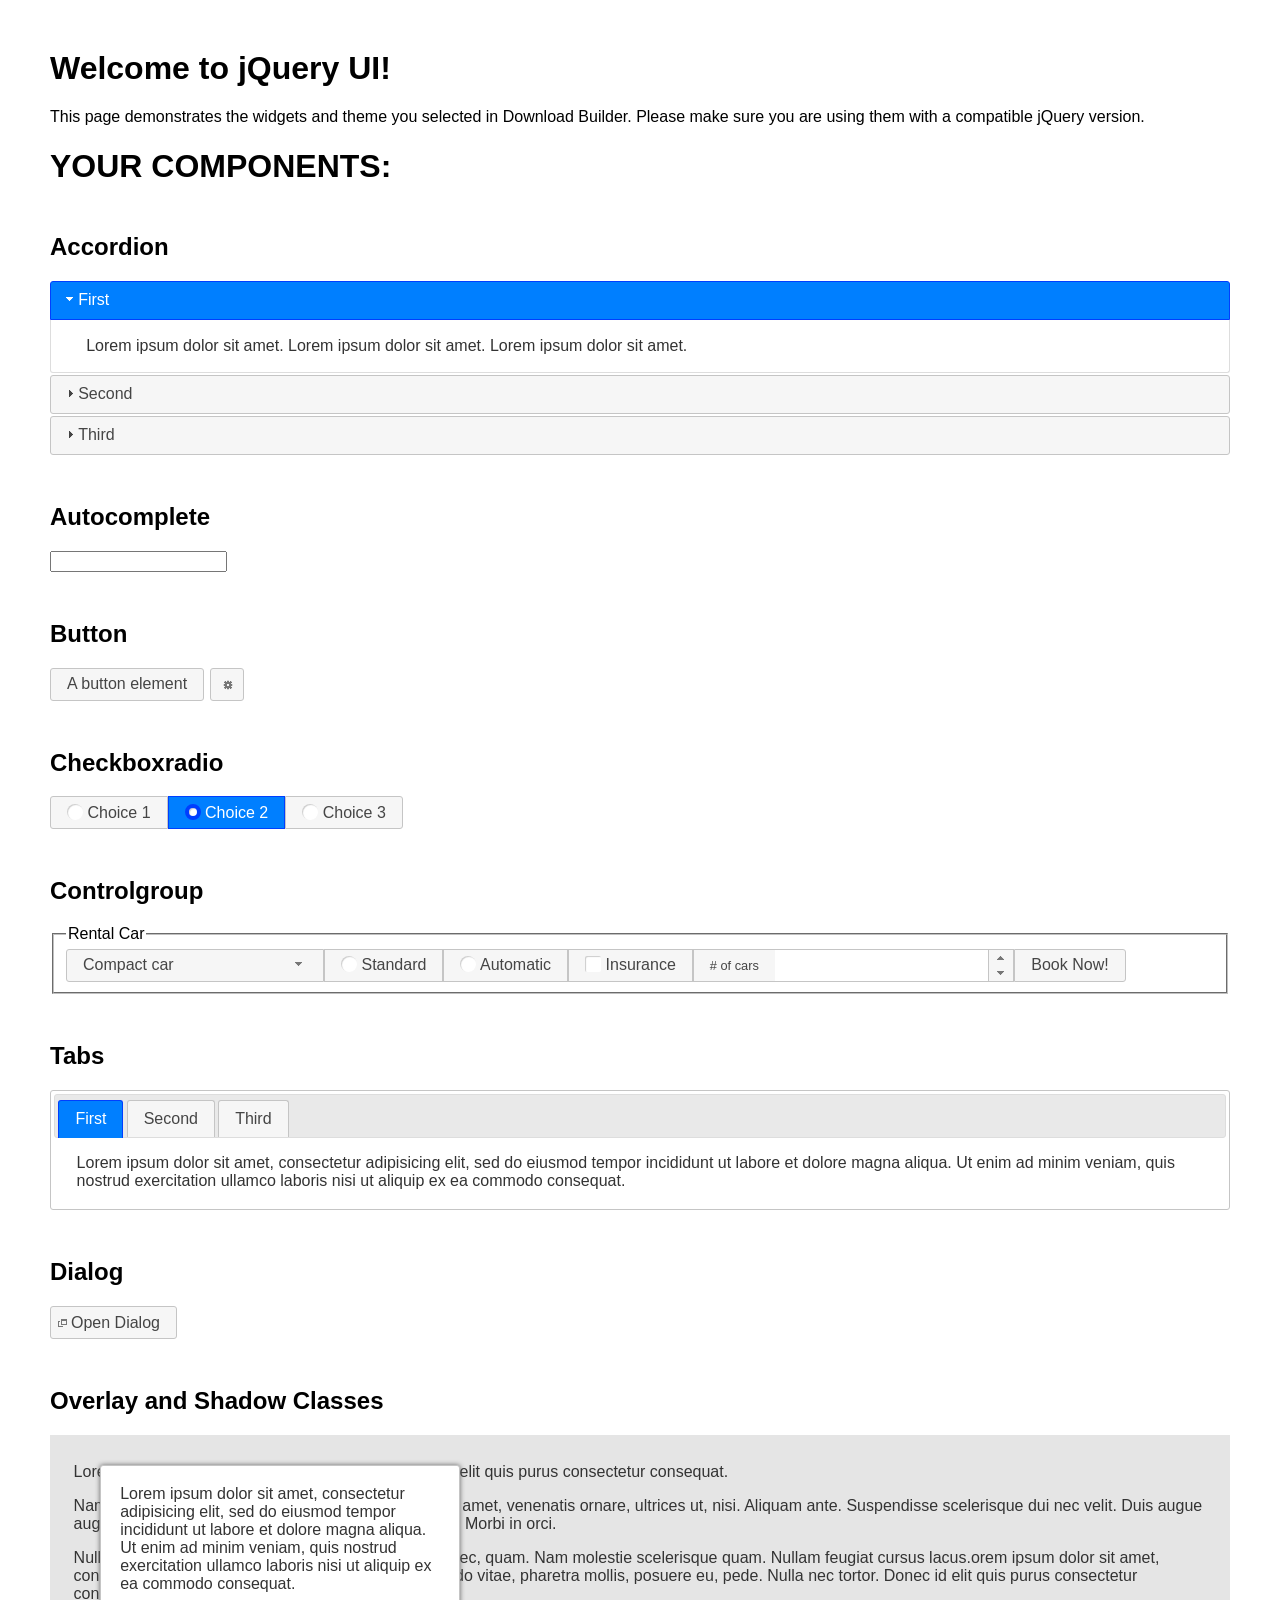
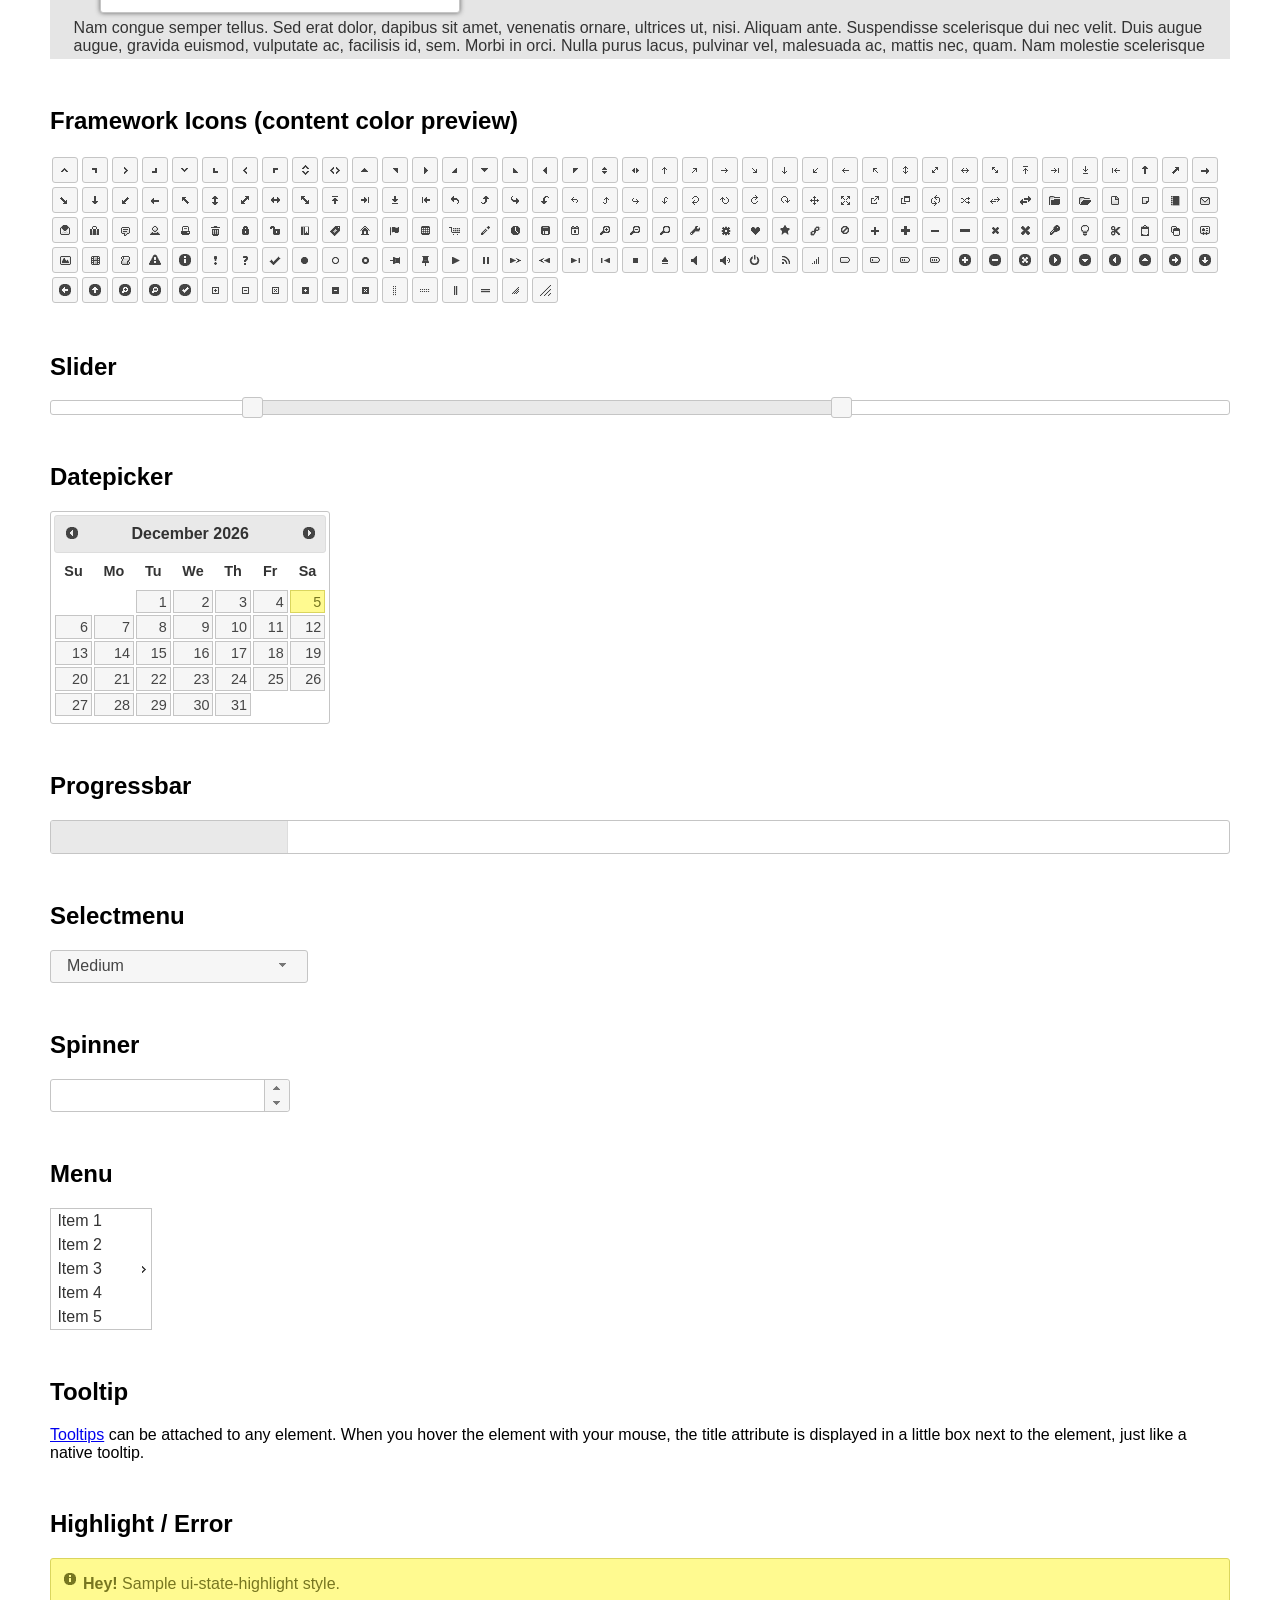
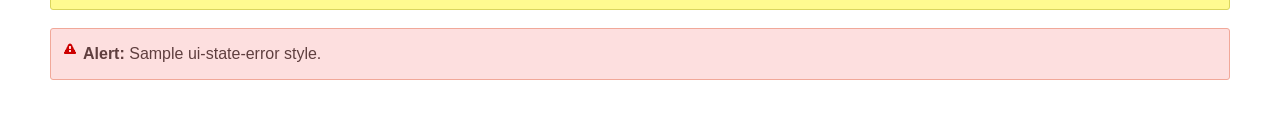
<file: lib/jquery-ui-1.14.2/index.html>
<!doctype html>
<html lang="us">
<head>
	<meta charset="utf-8">
	<title>jQuery UI Example Page</title>
	<link href="jquery-ui.css" rel="stylesheet">
	<style>
	body{
		font-family: "Trebuchet MS", sans-serif;
		margin: 50px;
	}
	.demoHeaders {
		margin-top: 2em;
	}
	#dialog-link {
		padding: .4em 1em .4em 20px;
		text-decoration: none;
		position: relative;
	}
	#dialog-link span.ui-icon {
		margin: 0 5px 0 0;
		position: absolute;
		left: .2em;
		top: 50%;
		margin-top: -8px;
	}
	#icons {
		margin: 0;
		padding: 0;
	}
	#icons li {
		margin: 2px;
		position: relative;
		padding: 4px 0;
		cursor: pointer;
		float: left;
		list-style: none;
	}
	#icons span.ui-icon {
		float: left;
		margin: 0 4px;
	}
	.fakewindowcontain .ui-widget-overlay {
		position: absolute;
	}
	select {
		width: 200px;
	}
	</style>
</head>
<body>

<h1>Welcome to jQuery UI!</h1>

<div class="ui-widget">
	<p>This page demonstrates the widgets and theme you selected in Download Builder. Please make sure you are using them with a compatible jQuery version.</p>
</div>

<h1>YOUR COMPONENTS:</h1>

<!-- Accordion -->
<h2 class="demoHeaders">Accordion</h2>
<div id="accordion">
	<h3>First</h3>
	<div>Lorem ipsum dolor sit amet. Lorem ipsum dolor sit amet. Lorem ipsum dolor sit amet.</div>
	<h3>Second</h3>
	<div>Phasellus mattis tincidunt nibh.</div>
	<h3>Third</h3>
	<div>Nam dui erat, auctor a, dignissim quis.</div>
</div>

<!-- Autocomplete -->
<h2 class="demoHeaders">Autocomplete</h2>
<div>
	<input id="autocomplete" title="type &quot;a&quot;">
</div>

<!-- Button -->
<h2 class="demoHeaders">Button</h2>
<button id="button">A button element</button>
<button id="button-icon">An icon-only button</button>

<!-- Checkboxradio -->
<h2 class="demoHeaders">Checkboxradio</h2>
<form style="margin-top: 1em;">
	<div id="radioset">
		<input type="radio" id="radio1" name="radio"><label for="radio1">Choice 1</label>
		<input type="radio" id="radio2" name="radio" checked="checked"><label for="radio2">Choice 2</label>
		<input type="radio" id="radio3" name="radio"><label for="radio3">Choice 3</label>
	</div>
</form>

<!-- Controlgroup -->
<h2 class="demoHeaders">Controlgroup</h2>
<fieldset>
	<legend>Rental Car</legend>
	<div id="controlgroup">
		<select id="car-type">
			<option>Compact car</option>
			<option>Midsize car</option>
			<option>Full size car</option>
			<option>SUV</option>
			<option>Luxury</option>
			<option>Truck</option>
			<option>Van</option>
		</select>
		<label for="transmission-standard">Standard</label>
		<input type="radio" name="transmission" id="transmission-standard">
		<label for="transmission-automatic">Automatic</label>
		<input type="radio" name="transmission" id="transmission-automatic">
		<label for="insurance">Insurance</label>
		<input type="checkbox" name="insurance" id="insurance">
		<label for="horizontal-spinner" class="ui-controlgroup-label"># of cars</label>
		<input id="horizontal-spinner" class="ui-spinner-input">
		<button>Book Now!</button>
	</div>
</fieldset>

<!-- Tabs -->
<h2 class="demoHeaders">Tabs</h2>
<div id="tabs">
	<ul>
		<li><a href="#tabs-1">First</a></li>
		<li><a href="#tabs-2">Second</a></li>
		<li><a href="#tabs-3">Third</a></li>
	</ul>
	<div id="tabs-1">Lorem ipsum dolor sit amet, consectetur adipisicing elit, sed do eiusmod tempor incididunt ut labore et dolore magna aliqua. Ut enim ad minim veniam, quis nostrud exercitation ullamco laboris nisi ut aliquip ex ea commodo consequat.</div>
	<div id="tabs-2">Phasellus mattis tincidunt nibh. Cras orci urna, blandit id, pretium vel, aliquet ornare, felis. Maecenas scelerisque sem non nisl. Fusce sed lorem in enim dictum bibendum.</div>
	<div id="tabs-3">Nam dui erat, auctor a, dignissim quis, sollicitudin eu, felis. Pellentesque nisi urna, interdum eget, sagittis et, consequat vestibulum, lacus. Mauris porttitor ullamcorper augue.</div>
</div>

<h2 class="demoHeaders">Dialog</h2>
<p>
	<button id="dialog-link" class="ui-button ui-corner-all ui-widget">
		<span class="ui-icon ui-icon-newwin"></span>Open Dialog
	</button>
</p>

<h2 class="demoHeaders">Overlay and Shadow Classes</h2>
<div style="position: relative; width: 96%; height: 200px; padding:1% 2%; overflow:hidden;" class="fakewindowcontain">
	<p>Lorem ipsum dolor sit amet,  Nulla nec tortor. Donec id elit quis purus consectetur consequat. </p><p>Nam congue semper tellus. Sed erat dolor, dapibus sit amet, venenatis ornare, ultrices ut, nisi. Aliquam ante. Suspendisse scelerisque dui nec velit. Duis augue augue, gravida euismod, vulputate ac, facilisis id, sem. Morbi in orci. </p><p>Nulla purus lacus, pulvinar vel, malesuada ac, mattis nec, quam. Nam molestie scelerisque quam. Nullam feugiat cursus lacus.orem ipsum dolor sit amet, consectetur adipiscing elit. Donec libero risus, commodo vitae, pharetra mollis, posuere eu, pede. Nulla nec tortor. Donec id elit quis purus consectetur consequat. </p><p>Nam congue semper tellus. Sed erat dolor, dapibus sit amet, venenatis ornare, ultrices ut, nisi. Aliquam ante. Suspendisse scelerisque dui nec velit. Duis augue augue, gravida euismod, vulputate ac, facilisis id, sem. Morbi in orci. Nulla purus lacus, pulvinar vel, malesuada ac, mattis nec, quam. Nam molestie scelerisque quam. </p><p>Nullam feugiat cursus lacus.orem ipsum dolor sit amet, consectetur adipiscing elit. Donec libero risus, commodo vitae, pharetra mollis, posuere eu, pede. Nulla nec tortor. Donec id elit quis purus consectetur consequat. Nam congue semper tellus. Sed erat dolor, dapibus sit amet, venenatis ornare, ultrices ut, nisi. Aliquam ante. </p><p>Suspendisse scelerisque dui nec velit. Duis augue augue, gravida euismod, vulputate ac, facilisis id, sem. Morbi in orci. Nulla purus lacus, pulvinar vel, malesuada ac, mattis nec, quam. Nam molestie scelerisque quam. Nullam feugiat cursus lacus.orem ipsum dolor sit amet, consectetur adipiscing elit. Donec libero risus, commodo vitae, pharetra mollis, posuere eu, pede. Nulla nec tortor. Donec id elit quis purus consectetur consequat. Nam congue semper tellus. Sed erat dolor, dapibus sit amet, venenatis ornare, ultrices ut, nisi. </p>

	<!-- ui-dialog -->
	<div class="ui-widget-overlay ui-front"></div>
	<div style="position: absolute; width: 320px; left: 50px; top: 30px; padding: 1.2em" class="ui-widget ui-front ui-widget-content ui-corner-all ui-widget-shadow">
		Lorem ipsum dolor sit amet, consectetur adipisicing elit, sed do eiusmod tempor incididunt ut labore et dolore magna aliqua. Ut enim ad minim veniam, quis nostrud exercitation ullamco laboris nisi ut aliquip ex ea commodo consequat.
	</div>

</div>

<!-- ui-dialog -->
<div id="dialog" title="Dialog Title">
	<p>Lorem ipsum dolor sit amet, consectetur adipisicing elit, sed do eiusmod tempor incididunt ut labore et dolore magna aliqua. Ut enim ad minim veniam, quis nostrud exercitation ullamco laboris nisi ut aliquip ex ea commodo consequat.</p>
</div>


<h2 class="demoHeaders">Framework Icons (content color preview)</h2>
<ul id="icons" class="ui-widget ui-helper-clearfix">
	<li class="ui-state-default ui-corner-all" title=".ui-icon-caret-1-n"><span class="ui-icon ui-icon-caret-1-n"></span></li>
	<li class="ui-state-default ui-corner-all" title=".ui-icon-caret-1-ne"><span class="ui-icon ui-icon-caret-1-ne"></span></li>
	<li class="ui-state-default ui-corner-all" title=".ui-icon-caret-1-e"><span class="ui-icon ui-icon-caret-1-e"></span></li>
	<li class="ui-state-default ui-corner-all" title=".ui-icon-caret-1-se"><span class="ui-icon ui-icon-caret-1-se"></span></li>
	<li class="ui-state-default ui-corner-all" title=".ui-icon-caret-1-s"><span class="ui-icon ui-icon-caret-1-s"></span></li>
	<li class="ui-state-default ui-corner-all" title=".ui-icon-caret-1-sw"><span class="ui-icon ui-icon-caret-1-sw"></span></li>
	<li class="ui-state-default ui-corner-all" title=".ui-icon-caret-1-w"><span class="ui-icon ui-icon-caret-1-w"></span></li>
	<li class="ui-state-default ui-corner-all" title=".ui-icon-caret-1-nw"><span class="ui-icon ui-icon-caret-1-nw"></span></li>
	<li class="ui-state-default ui-corner-all" title=".ui-icon-caret-2-n-s"><span class="ui-icon ui-icon-caret-2-n-s"></span></li>
	<li class="ui-state-default ui-corner-all" title=".ui-icon-caret-2-e-w"><span class="ui-icon ui-icon-caret-2-e-w"></span></li>
	<li class="ui-state-default ui-corner-all" title=".ui-icon-triangle-1-n"><span class="ui-icon ui-icon-triangle-1-n"></span></li>
	<li class="ui-state-default ui-corner-all" title=".ui-icon-triangle-1-ne"><span class="ui-icon ui-icon-triangle-1-ne"></span></li>
	<li class="ui-state-default ui-corner-all" title=".ui-icon-triangle-1-e"><span class="ui-icon ui-icon-triangle-1-e"></span></li>
	<li class="ui-state-default ui-corner-all" title=".ui-icon-triangle-1-se"><span class="ui-icon ui-icon-triangle-1-se"></span></li>
	<li class="ui-state-default ui-corner-all" title=".ui-icon-triangle-1-s"><span class="ui-icon ui-icon-triangle-1-s"></span></li>
	<li class="ui-state-default ui-corner-all" title=".ui-icon-triangle-1-sw"><span class="ui-icon ui-icon-triangle-1-sw"></span></li>
	<li class="ui-state-default ui-corner-all" title=".ui-icon-triangle-1-w"><span class="ui-icon ui-icon-triangle-1-w"></span></li>
	<li class="ui-state-default ui-corner-all" title=".ui-icon-triangle-1-nw"><span class="ui-icon ui-icon-triangle-1-nw"></span></li>
	<li class="ui-state-default ui-corner-all" title=".ui-icon-triangle-2-n-s"><span class="ui-icon ui-icon-triangle-2-n-s"></span></li>
	<li class="ui-state-default ui-corner-all" title=".ui-icon-triangle-2-e-w"><span class="ui-icon ui-icon-triangle-2-e-w"></span></li>
	<li class="ui-state-default ui-corner-all" title=".ui-icon-arrow-1-n"><span class="ui-icon ui-icon-arrow-1-n"></span></li>
	<li class="ui-state-default ui-corner-all" title=".ui-icon-arrow-1-ne"><span class="ui-icon ui-icon-arrow-1-ne"></span></li>
	<li class="ui-state-default ui-corner-all" title=".ui-icon-arrow-1-e"><span class="ui-icon ui-icon-arrow-1-e"></span></li>
	<li class="ui-state-default ui-corner-all" title=".ui-icon-arrow-1-se"><span class="ui-icon ui-icon-arrow-1-se"></span></li>
	<li class="ui-state-default ui-corner-all" title=".ui-icon-arrow-1-s"><span class="ui-icon ui-icon-arrow-1-s"></span></li>
	<li class="ui-state-default ui-corner-all" title=".ui-icon-arrow-1-sw"><span class="ui-icon ui-icon-arrow-1-sw"></span></li>
	<li class="ui-state-default ui-corner-all" title=".ui-icon-arrow-1-w"><span class="ui-icon ui-icon-arrow-1-w"></span></li>
	<li class="ui-state-default ui-corner-all" title=".ui-icon-arrow-1-nw"><span class="ui-icon ui-icon-arrow-1-nw"></span></li>
	<li class="ui-state-default ui-corner-all" title=".ui-icon-arrow-2-n-s"><span class="ui-icon ui-icon-arrow-2-n-s"></span></li>
	<li class="ui-state-default ui-corner-all" title=".ui-icon-arrow-2-ne-sw"><span class="ui-icon ui-icon-arrow-2-ne-sw"></span></li>
	<li class="ui-state-default ui-corner-all" title=".ui-icon-arrow-2-e-w"><span class="ui-icon ui-icon-arrow-2-e-w"></span></li>
	<li class="ui-state-default ui-corner-all" title=".ui-icon-arrow-2-se-nw"><span class="ui-icon ui-icon-arrow-2-se-nw"></span></li>
	<li class="ui-state-default ui-corner-all" title=".ui-icon-arrowstop-1-n"><span class="ui-icon ui-icon-arrowstop-1-n"></span></li>
	<li class="ui-state-default ui-corner-all" title=".ui-icon-arrowstop-1-e"><span class="ui-icon ui-icon-arrowstop-1-e"></span></li>
	<li class="ui-state-default ui-corner-all" title=".ui-icon-arrowstop-1-s"><span class="ui-icon ui-icon-arrowstop-1-s"></span></li>
	<li class="ui-state-default ui-corner-all" title=".ui-icon-arrowstop-1-w"><span class="ui-icon ui-icon-arrowstop-1-w"></span></li>
	<li class="ui-state-default ui-corner-all" title=".ui-icon-arrowthick-1-n"><span class="ui-icon ui-icon-arrowthick-1-n"></span></li>
	<li class="ui-state-default ui-corner-all" title=".ui-icon-arrowthick-1-ne"><span class="ui-icon ui-icon-arrowthick-1-ne"></span></li>
	<li class="ui-state-default ui-corner-all" title=".ui-icon-arrowthick-1-e"><span class="ui-icon ui-icon-arrowthick-1-e"></span></li>
	<li class="ui-state-default ui-corner-all" title=".ui-icon-arrowthick-1-se"><span class="ui-icon ui-icon-arrowthick-1-se"></span></li>
	<li class="ui-state-default ui-corner-all" title=".ui-icon-arrowthick-1-s"><span class="ui-icon ui-icon-arrowthick-1-s"></span></li>
	<li class="ui-state-default ui-corner-all" title=".ui-icon-arrowthick-1-sw"><span class="ui-icon ui-icon-arrowthick-1-sw"></span></li>
	<li class="ui-state-default ui-corner-all" title=".ui-icon-arrowthick-1-w"><span class="ui-icon ui-icon-arrowthick-1-w"></span></li>
	<li class="ui-state-default ui-corner-all" title=".ui-icon-arrowthick-1-nw"><span class="ui-icon ui-icon-arrowthick-1-nw"></span></li>
	<li class="ui-state-default ui-corner-all" title=".ui-icon-arrowthick-2-n-s"><span class="ui-icon ui-icon-arrowthick-2-n-s"></span></li>
	<li class="ui-state-default ui-corner-all" title=".ui-icon-arrowthick-2-ne-sw"><span class="ui-icon ui-icon-arrowthick-2-ne-sw"></span></li>
	<li class="ui-state-default ui-corner-all" title=".ui-icon-arrowthick-2-e-w"><span class="ui-icon ui-icon-arrowthick-2-e-w"></span></li>
	<li class="ui-state-default ui-corner-all" title=".ui-icon-arrowthick-2-se-nw"><span class="ui-icon ui-icon-arrowthick-2-se-nw"></span></li>
	<li class="ui-state-default ui-corner-all" title=".ui-icon-arrowthickstop-1-n"><span class="ui-icon ui-icon-arrowthickstop-1-n"></span></li>
	<li class="ui-state-default ui-corner-all" title=".ui-icon-arrowthickstop-1-e"><span class="ui-icon ui-icon-arrowthickstop-1-e"></span></li>
	<li class="ui-state-default ui-corner-all" title=".ui-icon-arrowthickstop-1-s"><span class="ui-icon ui-icon-arrowthickstop-1-s"></span></li>
	<li class="ui-state-default ui-corner-all" title=".ui-icon-arrowthickstop-1-w"><span class="ui-icon ui-icon-arrowthickstop-1-w"></span></li>
	<li class="ui-state-default ui-corner-all" title=".ui-icon-arrowreturnthick-1-w"><span class="ui-icon ui-icon-arrowreturnthick-1-w"></span></li>
	<li class="ui-state-default ui-corner-all" title=".ui-icon-arrowreturnthick-1-n"><span class="ui-icon ui-icon-arrowreturnthick-1-n"></span></li>
	<li class="ui-state-default ui-corner-all" title=".ui-icon-arrowreturnthick-1-e"><span class="ui-icon ui-icon-arrowreturnthick-1-e"></span></li>
	<li class="ui-state-default ui-corner-all" title=".ui-icon-arrowreturnthick-1-s"><span class="ui-icon ui-icon-arrowreturnthick-1-s"></span></li>
	<li class="ui-state-default ui-corner-all" title=".ui-icon-arrowreturn-1-w"><span class="ui-icon ui-icon-arrowreturn-1-w"></span></li>
	<li class="ui-state-default ui-corner-all" title=".ui-icon-arrowreturn-1-n"><span class="ui-icon ui-icon-arrowreturn-1-n"></span></li>
	<li class="ui-state-default ui-corner-all" title=".ui-icon-arrowreturn-1-e"><span class="ui-icon ui-icon-arrowreturn-1-e"></span></li>
	<li class="ui-state-default ui-corner-all" title=".ui-icon-arrowreturn-1-s"><span class="ui-icon ui-icon-arrowreturn-1-s"></span></li>
	<li class="ui-state-default ui-corner-all" title=".ui-icon-arrowrefresh-1-w"><span class="ui-icon ui-icon-arrowrefresh-1-w"></span></li>
	<li class="ui-state-default ui-corner-all" title=".ui-icon-arrowrefresh-1-n"><span class="ui-icon ui-icon-arrowrefresh-1-n"></span></li>
	<li class="ui-state-default ui-corner-all" title=".ui-icon-arrowrefresh-1-e"><span class="ui-icon ui-icon-arrowrefresh-1-e"></span></li>
	<li class="ui-state-default ui-corner-all" title=".ui-icon-arrowrefresh-1-s"><span class="ui-icon ui-icon-arrowrefresh-1-s"></span></li>
	<li class="ui-state-default ui-corner-all" title=".ui-icon-arrow-4"><span class="ui-icon ui-icon-arrow-4"></span></li>
	<li class="ui-state-default ui-corner-all" title=".ui-icon-arrow-4-diag"><span class="ui-icon ui-icon-arrow-4-diag"></span></li>
	<li class="ui-state-default ui-corner-all" title=".ui-icon-extlink"><span class="ui-icon ui-icon-extlink"></span></li>
	<li class="ui-state-default ui-corner-all" title=".ui-icon-newwin"><span class="ui-icon ui-icon-newwin"></span></li>
	<li class="ui-state-default ui-corner-all" title=".ui-icon-refresh"><span class="ui-icon ui-icon-refresh"></span></li>
	<li class="ui-state-default ui-corner-all" title=".ui-icon-shuffle"><span class="ui-icon ui-icon-shuffle"></span></li>
	<li class="ui-state-default ui-corner-all" title=".ui-icon-transfer-e-w"><span class="ui-icon ui-icon-transfer-e-w"></span></li>
	<li class="ui-state-default ui-corner-all" title=".ui-icon-transferthick-e-w"><span class="ui-icon ui-icon-transferthick-e-w"></span></li>
	<li class="ui-state-default ui-corner-all" title=".ui-icon-folder-collapsed"><span class="ui-icon ui-icon-folder-collapsed"></span></li>
	<li class="ui-state-default ui-corner-all" title=".ui-icon-folder-open"><span class="ui-icon ui-icon-folder-open"></span></li>
	<li class="ui-state-default ui-corner-all" title=".ui-icon-document"><span class="ui-icon ui-icon-document"></span></li>
	<li class="ui-state-default ui-corner-all" title=".ui-icon-document-b"><span class="ui-icon ui-icon-document-b"></span></li>
	<li class="ui-state-default ui-corner-all" title=".ui-icon-note"><span class="ui-icon ui-icon-note"></span></li>
	<li class="ui-state-default ui-corner-all" title=".ui-icon-mail-closed"><span class="ui-icon ui-icon-mail-closed"></span></li>
	<li class="ui-state-default ui-corner-all" title=".ui-icon-mail-open"><span class="ui-icon ui-icon-mail-open"></span></li>
	<li class="ui-state-default ui-corner-all" title=".ui-icon-suitcase"><span class="ui-icon ui-icon-suitcase"></span></li>
	<li class="ui-state-default ui-corner-all" title=".ui-icon-comment"><span class="ui-icon ui-icon-comment"></span></li>
	<li class="ui-state-default ui-corner-all" title=".ui-icon-person"><span class="ui-icon ui-icon-person"></span></li>
	<li class="ui-state-default ui-corner-all" title=".ui-icon-print"><span class="ui-icon ui-icon-print"></span></li>
	<li class="ui-state-default ui-corner-all" title=".ui-icon-trash"><span class="ui-icon ui-icon-trash"></span></li>
	<li class="ui-state-default ui-corner-all" title=".ui-icon-locked"><span class="ui-icon ui-icon-locked"></span></li>
	<li class="ui-state-default ui-corner-all" title=".ui-icon-unlocked"><span class="ui-icon ui-icon-unlocked"></span></li>
	<li class="ui-state-default ui-corner-all" title=".ui-icon-bookmark"><span class="ui-icon ui-icon-bookmark"></span></li>
	<li class="ui-state-default ui-corner-all" title=".ui-icon-tag"><span class="ui-icon ui-icon-tag"></span></li>
	<li class="ui-state-default ui-corner-all" title=".ui-icon-home"><span class="ui-icon ui-icon-home"></span></li>
	<li class="ui-state-default ui-corner-all" title=".ui-icon-flag"><span class="ui-icon ui-icon-flag"></span></li>
	<li class="ui-state-default ui-corner-all" title=".ui-icon-calculator"><span class="ui-icon ui-icon-calculator"></span></li>
	<li class="ui-state-default ui-corner-all" title=".ui-icon-cart"><span class="ui-icon ui-icon-cart"></span></li>
	<li class="ui-state-default ui-corner-all" title=".ui-icon-pencil"><span class="ui-icon ui-icon-pencil"></span></li>
	<li class="ui-state-default ui-corner-all" title=".ui-icon-clock"><span class="ui-icon ui-icon-clock"></span></li>
	<li class="ui-state-default ui-corner-all" title=".ui-icon-disk"><span class="ui-icon ui-icon-disk"></span></li>
	<li class="ui-state-default ui-corner-all" title=".ui-icon-calendar"><span class="ui-icon ui-icon-calendar"></span></li>
	<li class="ui-state-default ui-corner-all" title=".ui-icon-zoomin"><span class="ui-icon ui-icon-zoomin"></span></li>
	<li class="ui-state-default ui-corner-all" title=".ui-icon-zoomout"><span class="ui-icon ui-icon-zoomout"></span></li>
	<li class="ui-state-default ui-corner-all" title=".ui-icon-search"><span class="ui-icon ui-icon-search"></span></li>
	<li class="ui-state-default ui-corner-all" title=".ui-icon-wrench"><span class="ui-icon ui-icon-wrench"></span></li>
	<li class="ui-state-default ui-corner-all" title=".ui-icon-gear"><span class="ui-icon ui-icon-gear"></span></li>
	<li class="ui-state-default ui-corner-all" title=".ui-icon-heart"><span class="ui-icon ui-icon-heart"></span></li>
	<li class="ui-state-default ui-corner-all" title=".ui-icon-star"><span class="ui-icon ui-icon-star"></span></li>
	<li class="ui-state-default ui-corner-all" title=".ui-icon-link"><span class="ui-icon ui-icon-link"></span></li>
	<li class="ui-state-default ui-corner-all" title=".ui-icon-cancel"><span class="ui-icon ui-icon-cancel"></span></li>
	<li class="ui-state-default ui-corner-all" title=".ui-icon-plus"><span class="ui-icon ui-icon-plus"></span></li>
	<li class="ui-state-default ui-corner-all" title=".ui-icon-plusthick"><span class="ui-icon ui-icon-plusthick"></span></li>
	<li class="ui-state-default ui-corner-all" title=".ui-icon-minus"><span class="ui-icon ui-icon-minus"></span></li>
	<li class="ui-state-default ui-corner-all" title=".ui-icon-minusthick"><span class="ui-icon ui-icon-minusthick"></span></li>
	<li class="ui-state-default ui-corner-all" title=".ui-icon-close"><span class="ui-icon ui-icon-close"></span></li>
	<li class="ui-state-default ui-corner-all" title=".ui-icon-closethick"><span class="ui-icon ui-icon-closethick"></span></li>
	<li class="ui-state-default ui-corner-all" title=".ui-icon-key"><span class="ui-icon ui-icon-key"></span></li>
	<li class="ui-state-default ui-corner-all" title=".ui-icon-lightbulb"><span class="ui-icon ui-icon-lightbulb"></span></li>
	<li class="ui-state-default ui-corner-all" title=".ui-icon-scissors"><span class="ui-icon ui-icon-scissors"></span></li>
	<li class="ui-state-default ui-corner-all" title=".ui-icon-clipboard"><span class="ui-icon ui-icon-clipboard"></span></li>
	<li class="ui-state-default ui-corner-all" title=".ui-icon-copy"><span class="ui-icon ui-icon-copy"></span></li>
	<li class="ui-state-default ui-corner-all" title=".ui-icon-contact"><span class="ui-icon ui-icon-contact"></span></li>
	<li class="ui-state-default ui-corner-all" title=".ui-icon-image"><span class="ui-icon ui-icon-image"></span></li>
	<li class="ui-state-default ui-corner-all" title=".ui-icon-video"><span class="ui-icon ui-icon-video"></span></li>
	<li class="ui-state-default ui-corner-all" title=".ui-icon-script"><span class="ui-icon ui-icon-script"></span></li>
	<li class="ui-state-default ui-corner-all" title=".ui-icon-alert"><span class="ui-icon ui-icon-alert"></span></li>
	<li class="ui-state-default ui-corner-all" title=".ui-icon-info"><span class="ui-icon ui-icon-info"></span></li>
	<li class="ui-state-default ui-corner-all" title=".ui-icon-notice"><span class="ui-icon ui-icon-notice"></span></li>
	<li class="ui-state-default ui-corner-all" title=".ui-icon-help"><span class="ui-icon ui-icon-help"></span></li>
	<li class="ui-state-default ui-corner-all" title=".ui-icon-check"><span class="ui-icon ui-icon-check"></span></li>
	<li class="ui-state-default ui-corner-all" title=".ui-icon-bullet"><span class="ui-icon ui-icon-bullet"></span></li>
	<li class="ui-state-default ui-corner-all" title=".ui-icon-radio-off"><span class="ui-icon ui-icon-radio-off"></span></li>
	<li class="ui-state-default ui-corner-all" title=".ui-icon-radio-on"><span class="ui-icon ui-icon-radio-on"></span></li>
	<li class="ui-state-default ui-corner-all" title=".ui-icon-pin-w"><span class="ui-icon ui-icon-pin-w"></span></li>
	<li class="ui-state-default ui-corner-all" title=".ui-icon-pin-s"><span class="ui-icon ui-icon-pin-s"></span></li>
	<li class="ui-state-default ui-corner-all" title=".ui-icon-play"><span class="ui-icon ui-icon-play"></span></li>
	<li class="ui-state-default ui-corner-all" title=".ui-icon-pause"><span class="ui-icon ui-icon-pause"></span></li>
	<li class="ui-state-default ui-corner-all" title=".ui-icon-seek-next"><span class="ui-icon ui-icon-seek-next"></span></li>
	<li class="ui-state-default ui-corner-all" title=".ui-icon-seek-prev"><span class="ui-icon ui-icon-seek-prev"></span></li>
	<li class="ui-state-default ui-corner-all" title=".ui-icon-seek-end"><span class="ui-icon ui-icon-seek-end"></span></li>
	<li class="ui-state-default ui-corner-all" title=".ui-icon-seek-first"><span class="ui-icon ui-icon-seek-first"></span></li>
	<li class="ui-state-default ui-corner-all" title=".ui-icon-stop"><span class="ui-icon ui-icon-stop"></span></li>
	<li class="ui-state-default ui-corner-all" title=".ui-icon-eject"><span class="ui-icon ui-icon-eject"></span></li>
	<li class="ui-state-default ui-corner-all" title=".ui-icon-volume-off"><span class="ui-icon ui-icon-volume-off"></span></li>
	<li class="ui-state-default ui-corner-all" title=".ui-icon-volume-on"><span class="ui-icon ui-icon-volume-on"></span></li>
	<li class="ui-state-default ui-corner-all" title=".ui-icon-power"><span class="ui-icon ui-icon-power"></span></li>
	<li class="ui-state-default ui-corner-all" title=".ui-icon-signal-diag"><span class="ui-icon ui-icon-signal-diag"></span></li>
	<li class="ui-state-default ui-corner-all" title=".ui-icon-signal"><span class="ui-icon ui-icon-signal"></span></li>
	<li class="ui-state-default ui-corner-all" title=".ui-icon-battery-0"><span class="ui-icon ui-icon-battery-0"></span></li>
	<li class="ui-state-default ui-corner-all" title=".ui-icon-battery-1"><span class="ui-icon ui-icon-battery-1"></span></li>
	<li class="ui-state-default ui-corner-all" title=".ui-icon-battery-2"><span class="ui-icon ui-icon-battery-2"></span></li>
	<li class="ui-state-default ui-corner-all" title=".ui-icon-battery-3"><span class="ui-icon ui-icon-battery-3"></span></li>
	<li class="ui-state-default ui-corner-all" title=".ui-icon-circle-plus"><span class="ui-icon ui-icon-circle-plus"></span></li>
	<li class="ui-state-default ui-corner-all" title=".ui-icon-circle-minus"><span class="ui-icon ui-icon-circle-minus"></span></li>
	<li class="ui-state-default ui-corner-all" title=".ui-icon-circle-close"><span class="ui-icon ui-icon-circle-close"></span></li>
	<li class="ui-state-default ui-corner-all" title=".ui-icon-circle-triangle-e"><span class="ui-icon ui-icon-circle-triangle-e"></span></li>
	<li class="ui-state-default ui-corner-all" title=".ui-icon-circle-triangle-s"><span class="ui-icon ui-icon-circle-triangle-s"></span></li>
	<li class="ui-state-default ui-corner-all" title=".ui-icon-circle-triangle-w"><span class="ui-icon ui-icon-circle-triangle-w"></span></li>
	<li class="ui-state-default ui-corner-all" title=".ui-icon-circle-triangle-n"><span class="ui-icon ui-icon-circle-triangle-n"></span></li>
	<li class="ui-state-default ui-corner-all" title=".ui-icon-circle-arrow-e"><span class="ui-icon ui-icon-circle-arrow-e"></span></li>
	<li class="ui-state-default ui-corner-all" title=".ui-icon-circle-arrow-s"><span class="ui-icon ui-icon-circle-arrow-s"></span></li>
	<li class="ui-state-default ui-corner-all" title=".ui-icon-circle-arrow-w"><span class="ui-icon ui-icon-circle-arrow-w"></span></li>
	<li class="ui-state-default ui-corner-all" title=".ui-icon-circle-arrow-n"><span class="ui-icon ui-icon-circle-arrow-n"></span></li>
	<li class="ui-state-default ui-corner-all" title=".ui-icon-circle-zoomin"><span class="ui-icon ui-icon-circle-zoomin"></span></li>
	<li class="ui-state-default ui-corner-all" title=".ui-icon-circle-zoomout"><span class="ui-icon ui-icon-circle-zoomout"></span></li>
	<li class="ui-state-default ui-corner-all" title=".ui-icon-circle-check"><span class="ui-icon ui-icon-circle-check"></span></li>
	<li class="ui-state-default ui-corner-all" title=".ui-icon-circlesmall-plus"><span class="ui-icon ui-icon-circlesmall-plus"></span></li>
	<li class="ui-state-default ui-corner-all" title=".ui-icon-circlesmall-minus"><span class="ui-icon ui-icon-circlesmall-minus"></span></li>
	<li class="ui-state-default ui-corner-all" title=".ui-icon-circlesmall-close"><span class="ui-icon ui-icon-circlesmall-close"></span></li>
	<li class="ui-state-default ui-corner-all" title=".ui-icon-squaresmall-plus"><span class="ui-icon ui-icon-squaresmall-plus"></span></li>
	<li class="ui-state-default ui-corner-all" title=".ui-icon-squaresmall-minus"><span class="ui-icon ui-icon-squaresmall-minus"></span></li>
	<li class="ui-state-default ui-corner-all" title=".ui-icon-squaresmall-close"><span class="ui-icon ui-icon-squaresmall-close"></span></li>
	<li class="ui-state-default ui-corner-all" title=".ui-icon-grip-dotted-vertical"><span class="ui-icon ui-icon-grip-dotted-vertical"></span></li>
	<li class="ui-state-default ui-corner-all" title=".ui-icon-grip-dotted-horizontal"><span class="ui-icon ui-icon-grip-dotted-horizontal"></span></li>
	<li class="ui-state-default ui-corner-all" title=".ui-icon-grip-solid-vertical"><span class="ui-icon ui-icon-grip-solid-vertical"></span></li>
	<li class="ui-state-default ui-corner-all" title=".ui-icon-grip-solid-horizontal"><span class="ui-icon ui-icon-grip-solid-horizontal"></span></li>
	<li class="ui-state-default ui-corner-all" title=".ui-icon-gripsmall-diagonal-se"><span class="ui-icon ui-icon-gripsmall-diagonal-se"></span></li>
	<li class="ui-state-default ui-corner-all" title=".ui-icon-grip-diagonal-se"><span class="ui-icon ui-icon-grip-diagonal-se"></span></li>
</ul>

<!-- Slider -->
<h2 class="demoHeaders">Slider</h2>
<div id="slider"></div>

<!-- Datepicker -->
<h2 class="demoHeaders">Datepicker</h2>
<div id="datepicker"></div>

<!-- Progressbar -->
<h2 class="demoHeaders">Progressbar</h2>
<div id="progressbar"></div>

<!-- Progressbar -->
<h2 class="demoHeaders">Selectmenu</h2>
<select id="selectmenu">
	<option>Slower</option>
	<option>Slow</option>
	<option selected="selected">Medium</option>
	<option>Fast</option>
	<option>Faster</option>
</select>

<!-- Spinner -->
<h2 class="demoHeaders">Spinner</h2>
<input id="spinner">

<!-- Menu -->
<h2 class="demoHeaders">Menu</h2>
<ul style="width:100px;" id="menu">
	<li><div>Item 1</div></li>
	<li><div>Item 2</div></li>
	<li><div>Item 3</div>
		<ul>
			<li><div>Item 3-1</div></li>
			<li><div>Item 3-2</div></li>
			<li><div>Item 3-3</div></li>
			<li><div>Item 3-4</div></li>
			<li><div>Item 3-5</div></li>
		</ul>
	</li>
	<li><div>Item 4</div></li>
	<li><div>Item 5</div></li>
</ul>

<!-- Tooltip -->
<h2 class="demoHeaders">Tooltip</h2>
<p id="tooltip">
	<a href="#" title="That&apos;s what this widget is">Tooltips</a> can be attached to any element. When you hover
the element with your mouse, the title attribute is displayed in a little box next to the element, just like a native tooltip.
</p>

<!-- Highlight / Error -->
<h2 class="demoHeaders">Highlight / Error</h2>
<div class="ui-widget">
	<div class="ui-state-highlight ui-corner-all" style="margin-top: 20px; padding: 0 .7em;">
		<p><span class="ui-icon ui-icon-info" style="float: left; margin-right: .3em;"></span>
		<strong>Hey!</strong> Sample ui-state-highlight style.</p>
	</div>
</div>
<br>
<div class="ui-widget">
	<div class="ui-state-error ui-corner-all" style="padding: 0 .7em;">
		<p><span class="ui-icon ui-icon-alert" style="float: left; margin-right: .3em;"></span>
		<strong>Alert:</strong> Sample ui-state-error style.</p>
	</div>
</div>

<script src="external/jquery/jquery.js"></script>
<script src="jquery-ui.js"></script>
<script>
$( "#accordion" ).accordion();

var availableTags = [
	"ActionScript",
	"AppleScript",
	"Asp",
	"BASIC",
	"C",
	"C++",
	"Clojure",
	"COBOL",
	"ColdFusion",
	"Erlang",
	"Fortran",
	"Groovy",
	"Haskell",
	"Java",
	"JavaScript",
	"Lisp",
	"Perl",
	"PHP",
	"Python",
	"Ruby",
	"Scala",
	"Scheme"
];
$( "#autocomplete" ).autocomplete({
	source: availableTags
});

$( "#button" ).button();
$( "#button-icon" ).button({
	icon: "ui-icon-gear",
	showLabel: false
});

$( "#radioset" ).controlgroup();

$( "#controlgroup" ).controlgroup();

$( "#tabs" ).tabs();

$( "#dialog" ).dialog({
	autoOpen: false,
	width: 400,
	buttons: [
		{
			text: "Ok",
			click: function() {
				$( this ).dialog( "close" );
			}
		},
		{
			text: "Cancel",
			click: function() {
				$( this ).dialog( "close" );
			}
		}
	]
});

// Link to open the dialog
$( "#dialog-link" ).click(function( event ) {
	$( "#dialog" ).dialog( "open" );
	event.preventDefault();
});

$( "#datepicker" ).datepicker({
	inline: true
});

$( "#slider" ).slider({
	range: true,
	values: [ 17, 67 ]
});

$( "#progressbar" ).progressbar({
	value: 20
});

$( "#spinner" ).spinner();

$( "#menu" ).menu();

$( "#tooltip" ).tooltip();

$( "#selectmenu" ).selectmenu();

// Hover states on the static widgets
$( "#dialog-link, #icons li" ).hover(
	function() {
		$( this ).addClass( "ui-state-hover" );
	},
	function() {
		$( this ).removeClass( "ui-state-hover" );
	}
);
</script>
</body>
</html>
</file>
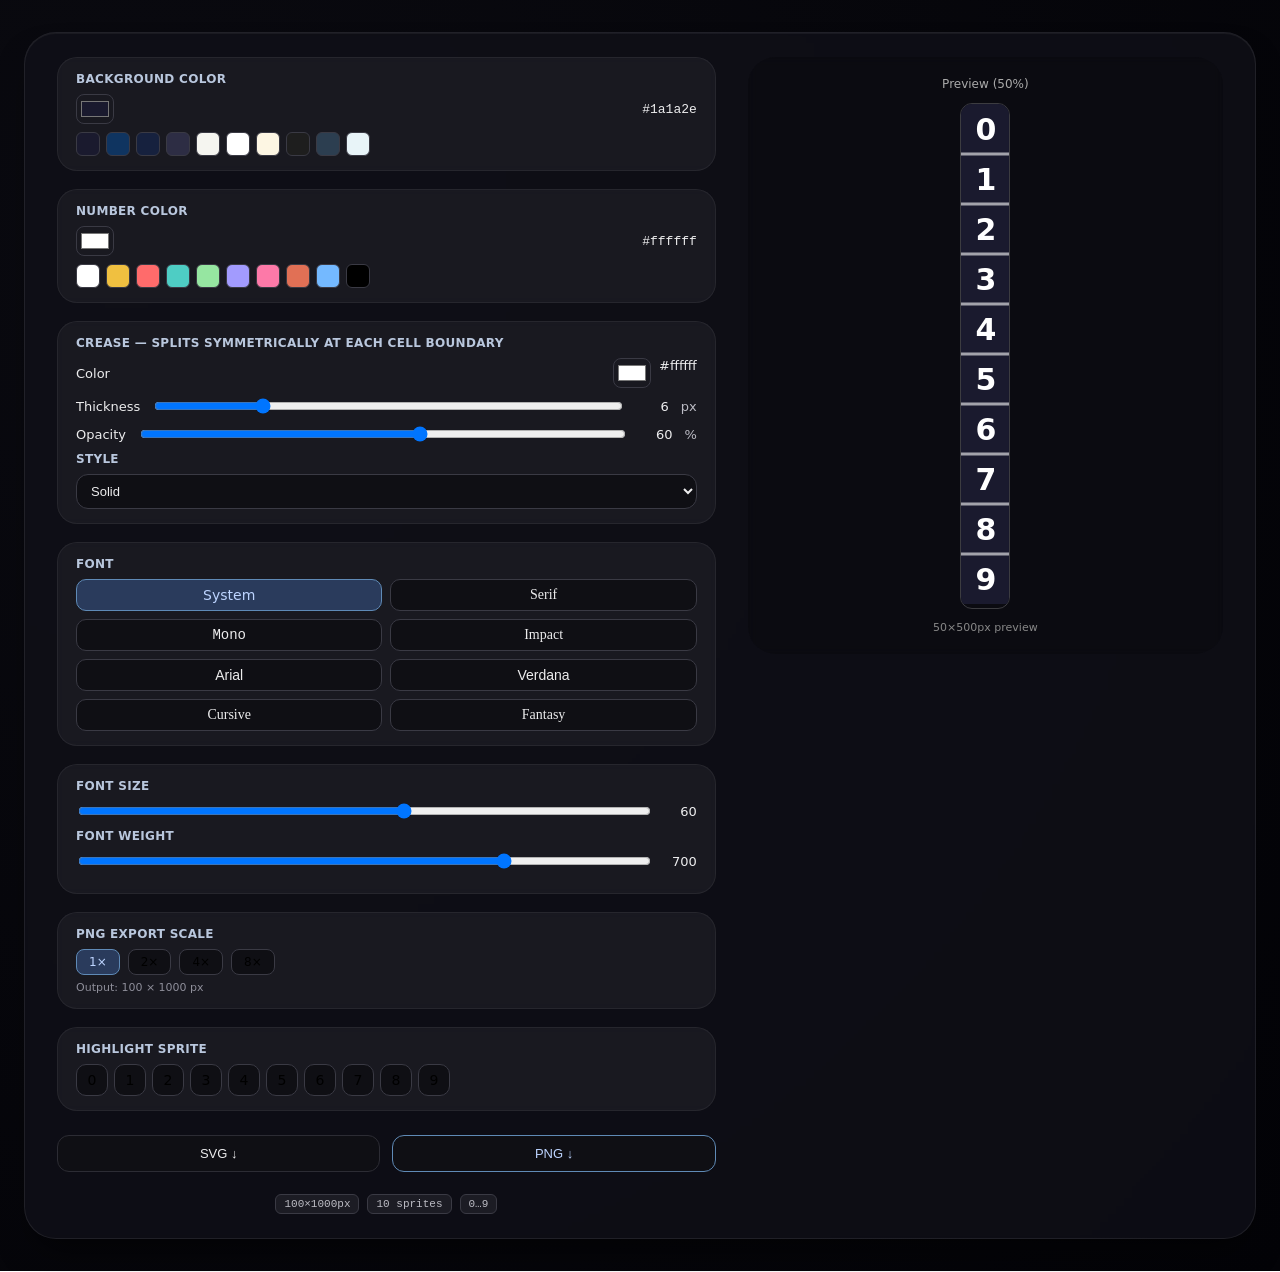
<file: asset/canva_sprite_sheet_png_export.html>
<!DOCTYPE html>
<html lang="en">
<head>
    <meta charset="UTF-8">
    <meta name="viewport" content="width=device-width, initial-scale=1.0">
    <title>Sprite Sheet · Digits 0–9</title>
    <style>
        *{box-sizing:border-box;}
        :root{
            --color-background-primary:#0f0f14;
            --color-background-secondary:#1c1c24;
            --color-background-info:#2a3b5c;
            --color-border-tertiary:#3a3a44;
            --color-border-secondary:#2c2c34;
            --color-border-info:#5f8ab6;
            --color-text-primary:#ededee;
            --color-text-secondary:#bcbcc4;
            --color-text-tertiary:#8f8f9a;
            --color-text-info:#bdd4ff;
            --font-mono:'SF Mono','Fira Code',monospace;
            --border-radius-md:12px;
        }
        body{
            background:radial-gradient(circle at 10% 20%,#0a0a10,#030307);
            font-family:'Inter',system-ui,-apple-system,'Segoe UI',sans-serif;
            margin:0;
            min-height:100vh;
            display:flex;
            justify-content:center;
            align-items:center;
            padding:2rem 1.5rem;
        }
        .glass-panel{
            max-width:1320px;
            width:100%;
            background:rgba(18,18,26,0.7);
            backdrop-filter:blur(2px);
            border-radius:2rem;
            padding:1.5rem 2rem;
            box-shadow:0 20px 35px -12px rgba(0,0,0,0.6),inset 0 1px 0 rgba(255,255,255,0.05);
            border:0.5px solid rgba(255,255,255,0.08);
        }
        .panel{display:flex;gap:32px;flex-wrap:wrap;align-items:flex-start}
        .controls{min-width:270px;flex:1.2;display:flex;flex-direction:column;gap:18px}
        .preview-wrap{flex:0.8;display:flex;flex-direction:column;align-items:center;gap:12px;background:rgba(0,0,0,0.25);border-radius:28px;padding:20px 18px;backdrop-filter:blur(4px)}
        .ctrl-group{background:rgba(28,28,36,0.8);backdrop-filter:blur(4px);border-radius:20px;padding:14px 18px;border:0.5px solid rgba(255,255,255,0.06)}
        .lbl{font-size:12px;font-weight:600;letter-spacing:0.3px;text-transform:uppercase;color:#b9c7dd;margin-bottom:8px}
        .ctrl-row{display:flex;align-items:center;justify-content:space-between;gap:12px;font-size:13px;color:var(--color-text-secondary);margin-bottom:8px}
        .ctrl-row input[type=color]{width:38px;height:30px;border-radius:8px;border:0.5px solid var(--color-border-tertiary);padding:2px;cursor:pointer;background:transparent}
        .ctrl-row input[type=range]{flex:1}
        .ctrl-row span{min-width:32px;text-align:right;font-size:13px;font-weight:500;color:var(--color-text-primary)}
        .swatch-row{display:flex;gap:6px;flex-wrap:wrap;margin-top:4px}
        .swatch{width:24px;height:24px;border-radius:6px;border:0.5px solid var(--color-border-tertiary);cursor:pointer;transition:transform 0.1s}
        .swatch:hover{transform:scale(1.12)}
        .dl-row{display:flex;gap:12px;margin-top:6px}
        .dl-btn{flex:1;padding:10px 0;border-radius:var(--border-radius-md);border:0.5px solid var(--color-border-secondary);background:var(--color-background-primary);color:var(--color-text-primary);font-size:13px;cursor:pointer;text-align:center;font-weight:500}
        .dl-btn.png{border-color:var(--color-border-info);color:var(--color-text-info)}
        .dl-btn.png:hover{background:rgba(95,138,182,0.2)}
        .font-grid{display:grid;grid-template-columns:repeat(2,1fr);gap:8px;margin-top:6px}
        .font-btn{padding:7px 8px;border-radius:10px;border:0.5px solid var(--color-border-tertiary);background:var(--color-background-primary);cursor:pointer;font-size:14px;text-align:center;color:var(--color-text-primary)}
        .font-btn.active{border-color:var(--color-border-info);background:var(--color-background-info);color:var(--color-text-info)}
        .sprite-row{display:flex;gap:6px;flex-wrap:wrap;margin-top:5px}
        .sprite-index-btn{display:flex;align-items:center;justify-content:center;width:32px;height:32px;border-radius:10px;border:0.5px solid var(--color-border-tertiary);background:var(--color-background-primary);cursor:pointer;font-size:14px;font-weight:500}
        .sprite-index-btn.active{background:var(--color-background-info);color:var(--color-text-info);border-color:var(--color-border-info)}
        .scale-row{display:flex;gap:8px;flex-wrap:wrap;margin-top:6px}
        .scale-btn{padding:5px 12px;border-radius:8px;border:0.5px solid var(--color-border-tertiary);background:var(--color-background-primary);cursor:pointer;font-size:12px}
        .scale-btn.active{background:var(--color-background-info);color:var(--color-text-info);border-color:var(--color-border-info)}
        .dim-badge{font-size:11px;font-family:var(--font-mono);background:var(--color-background-secondary);border:0.5px solid var(--color-border-tertiary);border-radius:6px;padding:3px 8px;color:var(--color-text-secondary)}
        .note{font-size:11px;color:var(--color-text-tertiary);margin-top:6px}
        select{width:100%;padding:8px 10px;border-radius:12px;border:0.5px solid var(--color-border-tertiary);background:var(--color-background-primary);color:var(--color-text-primary);font-size:13px}
    </style>
</head>
<body>
<div class="glass-panel">
<div class="panel">
    <div class="controls">
        <div class="ctrl-group">
            <div class="lbl">Background color</div>
            <div class="ctrl-row">
                <input type="color" id="bgColor" value="#1a1a2e">
                <span id="bgHex" style="font-family:var(--font-mono)">#1a1a2e</span>
            </div>
            <div class="swatch-row" id="bgSwatches"></div>
        </div>
        <div class="ctrl-group">
            <div class="lbl">Number color</div>
            <div class="ctrl-row">
                <input type="color" id="numColor" value="#ffffff">
                <span id="numHex" style="font-family:var(--font-mono)">#ffffff</span>
            </div>
            <div class="swatch-row" id="numSwatches"></div>
        </div>
        <div class="ctrl-group">
            <div class="lbl">Crease — splits symmetrically at each cell boundary</div>
            <div class="ctrl-row">
                <span>Color</span>
                <div style="display:flex;gap:8px"><input type="color" id="creaseColor" value="#ffffff"><span id="creaseHex">#ffffff</span></div>
            </div>
            <div class="ctrl-row"><span>Thickness</span><input type="range" id="creaseW" min="2" max="20" value="6" step="2"><span id="creaseWOut">6</span>px</div>
            <div class="ctrl-row"><span>Opacity</span><input type="range" id="creaseOpacity" min="5" max="100" value="60" step="5"><span id="creaseOpacityOut">60</span>%</div>
            <div class="lbl">Style</div>
            <select id="creaseStyle">
                <option value="solid">Solid</option><option value="dashed">Dashed</option><option value="dotted">Dotted</option>
                <option value="groove">Double groove</option><option value="shadow">Shadow fold</option>
            </select>
        </div>
        <div class="ctrl-group"><div class="lbl">Font</div><div class="font-grid" id="fontGrid"></div></div>
        <div class="ctrl-group">
            <div class="lbl">Font size</div><div class="ctrl-row"><input type="range" id="fontSize" min="20" max="90" value="60" step="1"><span id="fontSizeOut">60</span></div>
            <div class="lbl">Font weight</div><div class="ctrl-row"><input type="range" id="fontWeight" min="100" max="900" value="700" step="100"><span id="fontWeightOut">700</span></div>
        </div>
        <div class="ctrl-group">
            <div class="lbl">PNG export scale</div><div class="scale-row" id="scaleRow"></div>
            <div class="note" id="pngDimNote">Output: 100 × 1000 px</div>
        </div>
        <div class="ctrl-group"><div class="lbl">Highlight sprite</div><div class="sprite-row" id="spriteIndexBtns"></div></div>
        <div class="dl-row"><button class="dl-btn" onclick="downloadSVG()">SVG ↓</button><button class="dl-btn png" onclick="downloadPNG()">PNG ↓</button></div>
        <div style="display:flex;gap:8px;justify-content:center;margin-top:4px"><span class="dim-badge">100×1000px</span><span class="dim-badge">10 sprites</span><span class="dim-badge">0…9</span></div>
    </div>
    <div class="preview-wrap">
        <div style="font-size:12px;color:#aaa">Preview (50%)</div>
        <div style="border:0.5px solid rgba(255,255,255,0.2);border-radius:12px;overflow:hidden;width:50px"><svg id="spriteSVG" viewBox="0 0 100 1000" width="50" height="500"></svg></div>
        <div style="font-size:11px;color:#888">50×500px preview</div>
    </div>
</div>
</div>
<canvas id="exportCanvas" style="display:none"></canvas>
<script>
    // DIGITS START FROM 0 (top) to 9 (bottom)
    const DIGITS = ['0','1','2','3','4','5','6','7','8','9'];
    const CELL = 100;
    const BG_PRESETS  = ['#1a1a2e','#0f3460','#16213e','#2d2d44','#f5f5f0','#ffffff','#fdf6e3','#1e1e1e','#2c3e50','#e8f4f8'];
    const NUM_PRESETS = ['#ffffff','#f0c040','#ff6b6b','#4ecdc4','#96e6a1','#a29bfe','#fd79a8','#e17055','#74b9ff','#000000'];
    const FONTS = [
        {label:'System',stack:'system-ui,sans-serif'},{label:'Serif',stack:'Georgia,serif'},{label:'Mono',stack:'"Courier New",monospace'},
        {label:'Impact',stack:'Impact,fantasy'},{label:'Arial',stack:'Arial,sans-serif'},{label:'Verdana',stack:'Verdana,sans-serif'},
        {label:'Cursive',stack:'cursive'},{label:'Fantasy',stack:'fantasy'}
    ];
    const SCALES = [1,2,4,8];
    let activeFont = FONTS[0].stack;
    let activeSpriteIdx = -1;
    let pngScale = 1;

    function buildSwatches(containerId, presets, inputId) {
        const cont = document.getElementById(containerId);
        if(!cont) return;
        presets.forEach(hex => {
            const sw = document.createElement('div');
            sw.className = 'swatch';
            sw.style.background = hex;
            sw.onclick = () => {
                document.getElementById(inputId).value = hex;
                updateHex(inputId);
                render();
            };
            cont.appendChild(sw);
        });
    }

    function updateHex(id) {
        const map = {bgColor:'bgHex', numColor:'numHex', creaseColor:'creaseHex'};
        if(map[id]) document.getElementById(map[id]).textContent = document.getElementById(id).value;
    }

    function buildFontGrid() {
        const g = document.getElementById('fontGrid');
        if(!g) return;
        FONTS.forEach((f,i) => {
            const btn = document.createElement('div');
            btn.className = 'font-btn' + (i===0 ? ' active' : '');
            btn.style.fontFamily = f.stack;
            btn.textContent = f.label;
            btn.onclick = () => {
                activeFont = f.stack;
                document.querySelectorAll('.font-btn').forEach(x=>x.classList.remove('active'));
                btn.classList.add('active');
                render();
            };
            g.appendChild(btn);
        });
    }

    function buildSpriteButtons() {
        const c = document.getElementById('spriteIndexBtns');
        if(!c) return;
        DIGITS.forEach((d,i) => {
            const b = document.createElement('div');
            b.className = 'sprite-index-btn';
            b.textContent = d;
            b.dataset.idx = i;
            b.onclick = () => {
                activeSpriteIdx = activeSpriteIdx === i ? -1 : i;
                document.querySelectorAll('.sprite-index-btn').forEach(x=>x.classList.toggle('active', +x.dataset.idx===activeSpriteIdx));
                render();
            };
            c.appendChild(b);
        });
    }

    function buildScaleButtons() {
        const r = document.getElementById('scaleRow');
        if(!r) return;
        SCALES.forEach(s => {
            const b = document.createElement('div');
            b.className = 'scale-btn' + (s===1 ? ' active' : '');
            b.textContent = s+'×';
            b.dataset.scale = s;
            b.onclick = () => {
                pngScale = s;
                document.querySelectorAll('.scale-btn').forEach(x=>x.classList.toggle('active', +x.dataset.scale===s));
                document.getElementById('pngDimNote').textContent = `Output: ${100*s} × ${1000*s} px`;
            };
            r.appendChild(b);
        });
    }

    function lightenH(hex) {
        let r=parseInt(hex.slice(1,3),16), g=parseInt(hex.slice(3,5),16), b=parseInt(hex.slice(5,7),16);
        return '#'+[Math.min(255,r+40),Math.min(255,g+40),Math.min(255,b+40)].map(x=>x.toString(16).padStart(2,'0')).join('');
    }

    function buildSVGContent(forExport) {
        const bg = document.getElementById('bgColor').value;
        const nc = document.getElementById('numColor').value;
        const cc = document.getElementById('creaseColor').value;
        const fs = +document.getElementById('fontSize').value;
        const fw = document.getElementById('fontWeight').value;
        const cw = +document.getElementById('creaseW').value;
        const co = +document.getElementById('creaseOpacity').value;
        const cs = document.getElementById('creaseStyle').value;
        const op = (co/100).toFixed(3);
        const half = cw/2;
        let out = '<defs>';
        DIGITS.forEach((_,i) => { out += `<clipPath id="cp${i}"><rect x="0" y="${i*CELL}" width="100" height="${CELL}"/></clipPath>`; });
        out += '</defs>';
        DIGITS.forEach((_,i) => {
            const cy = i*CELL;
            const isActive = (!forExport && activeSpriteIdx === i);
            out += `<rect x="0" y="${cy}" width="100" height="${CELL}" fill="${isActive ? lightenH(bg) : bg}"/>`;
        });
        DIGITS.forEach((d,i) => {
            const cy = i*CELL;
            const ty = cy + CELL/2 + fs*0.36;
            out += `<text x="50" y="${ty.toFixed(2)}" text-anchor="middle" font-family="${activeFont}" font-size="${fs}" font-weight="${fw}" fill="${nc}">${d}</text>`;
        });
        for(let i=1;i<10;i++) {
            const boundary = i*CELL;
            const h = half;
            if(cs==='solid') {
                out += `<rect x="0" y="${boundary-h}" width="100" height="${h}" fill="${cc}" opacity="${op}" clip-path="url(#cp${i-1})"/>`;
                out += `<rect x="0" y="${boundary}" width="100" height="${h}" fill="${cc}" opacity="${op}" clip-path="url(#cp${i})"/>`;
            } else if(cs==='dashed') {
                out += `<line x1="0" y1="${boundary}" x2="100" y2="${boundary}" stroke="${cc}" stroke-width="${cw}" stroke-opacity="${op}" stroke-dasharray="10 5"/>`;
            } else if(cs==='dotted') {
                out += `<line x1="0" y1="${boundary}" x2="100" y2="${boundary}" stroke="${cc}" stroke-width="${cw}" stroke-opacity="${op}" stroke-dasharray="4 4" stroke-linecap="round"/>`;
            } else if(cs==='groove') {
                const q = h/2;
                out += `<rect x="0" y="${boundary-h}" width="100" height="${q}" fill="${cc}" opacity="${(co/100*0.8).toFixed(2)}" clip-path="url(#cp${i-1})"/>`;
                out += `<rect x="0" y="${boundary-q}" width="100" height="${q}" fill="${cc}" opacity="${(co/100*0.4).toFixed(2)}" clip-path="url(#cp${i-1})"/>`;
                out += `<rect x="0" y="${boundary}" width="100" height="${q}" fill="${cc}" opacity="${(co/100*0.4).toFixed(2)}" clip-path="url(#cp${i})"/>`;
                out += `<rect x="0" y="${boundary+q}" width="100" height="${q}" fill="${cc}" opacity="${(co/100*0.8).toFixed(2)}" clip-path="url(#cp${i})"/>`;
            } else if(cs==='shadow') {
                const steps=4;
                for(let s=0;s<steps;s++){
                    const sh = h/steps;
                    const frac = (steps-s)/steps;
                    const sop = (co/100 * frac * 0.5).toFixed(3);
                    out += `<rect x="0" y="${(boundary-(s+1)*sh).toFixed(2)}" width="100" height="${sh.toFixed(2)}" fill="${cc}" opacity="${sop}" clip-path="url(#cp${i-1})"/>`;
                    out += `<rect x="0" y="${(boundary+s*sh).toFixed(2)}" width="100" height="${sh.toFixed(2)}" fill="${cc}" opacity="${sop}" clip-path="url(#cp${i})"/>`;
                }
                out += `<line x1="0" y1="${boundary}" x2="100" y2="${boundary}" stroke="${cc}" stroke-width="1" stroke-opacity="${op}"/>`;
            }
        }
        if(!forExport && activeSpriteIdx >=0) {
            const cy = activeSpriteIdx*CELL;
            out += `<rect x="1" y="${cy+1}" width="98" height="${CELL-2}" fill="none" stroke="${nc}" stroke-width="1.5" stroke-dasharray="4 2"/>`;
        }
        return out;
    }

    function render() {
        const svgElem = document.getElementById('spriteSVG');
        if(svgElem) svgElem.innerHTML = buildSVGContent(false);
    }

    function getSVGString() {
        return `<?xml version="1.0" encoding="UTF-8"?>\n<svg xmlns="http://www.w3.org/2000/svg" viewBox="0 0 100 1000" width="100" height="1000">\n${buildSVGContent(true)}\n</svg>`;
    }

    function downloadSVG() {
        const blob = new Blob([getSVGString()], {type:'image/svg+xml'});
        const url = URL.createObjectURL(blob);
        const a = document.createElement('a'); a.href=url; a.download='sprites_0_9.svg'; a.click();
        URL.revokeObjectURL(url);
    }

    function downloadPNG() {
        const scale = pngScale;
        const W = 100*scale, H = 1000*scale;
        const svgStr = `<?xml version="1.0" encoding="UTF-8"?><svg xmlns="http://www.w3.org/2000/svg" viewBox="0 0 100 1000" width="${W}" height="${H}">${buildSVGContent(true)}</svg>`;
        const blob = new Blob([svgStr], {type:'image/svg+xml'});
        const url = URL.createObjectURL(blob);
        const img = new Image();
        img.onload = () => {
            const canvas = document.getElementById('exportCanvas');
            canvas.width = W; canvas.height = H;
            const ctx = canvas.getContext('2d');
            ctx.clearRect(0,0,W,H);
            ctx.drawImage(img,0,0,W,H);
            URL.revokeObjectURL(url);
            canvas.toBlob(pngBlob => {
                const pngUrl = URL.createObjectURL(pngBlob);
                const a = document.createElement('a'); a.href=pngUrl; a.download=`sprites_0_9_${scale}x.png`; a.click();
                URL.revokeObjectURL(pngUrl);
            },'image/png');
        };
        img.src = url;
    }

    // event binding
    ['bgColor','numColor','creaseColor'].forEach(id => {
        const el = document.getElementById(id);
        if(el) el.addEventListener('input', () => { updateHex(id); render(); });
    });
    ['fontSize','fontWeight','creaseW','creaseOpacity'].forEach(id => {
        const el = document.getElementById(id);
        if(el) el.addEventListener('input', () => {
            const out = document.getElementById(id+'Out');
            if(out) out.textContent = el.value;
            render();
        });
    });
    const styleSelect = document.getElementById('creaseStyle');
    if(styleSelect) styleSelect.addEventListener('change', render);

    // build UI
    buildSwatches('bgSwatches', BG_PRESETS, 'bgColor');
    buildSwatches('numSwatches', NUM_PRESETS, 'numColor');
    buildFontGrid();
    buildSpriteButtons();
    buildScaleButtons();
    render();
</script>
</body>
</html>
</file>
